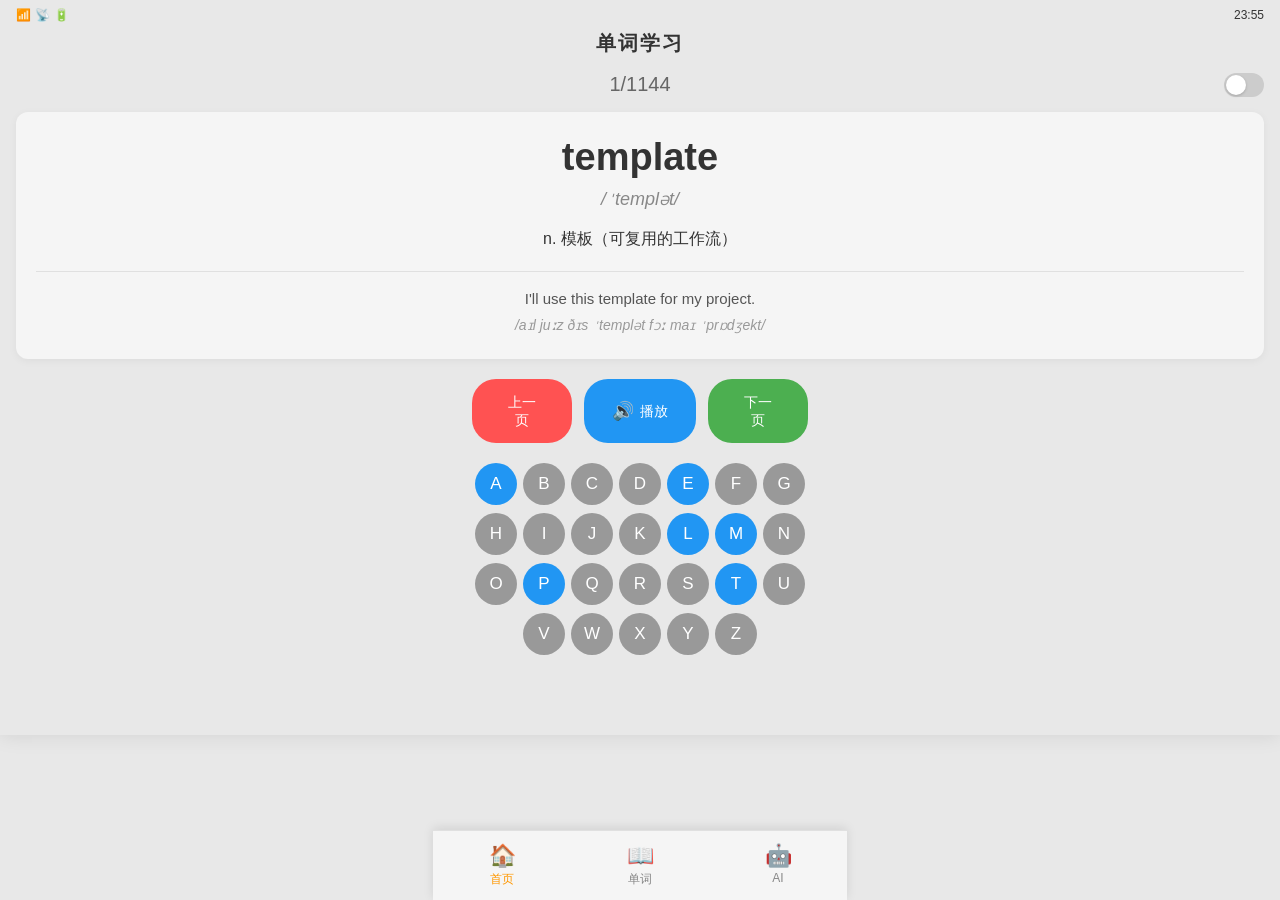
<file: index.html>
<!DOCTYPE html>
<html lang="zh-CN">
<head>
    <meta charset="UTF-8">
    <meta name="viewport" content="width=device-width, initial-scale=1.0, maximum-scale=1.0, user-scalable=no, viewport-fit=cover">
    <title>单词学习</title>
    <link rel="stylesheet" href="styles.css">
</head>
<body>
    <div class="app-container">
        <!-- 顶部标题栏 -->
        <header class="header">
            <div class="status-bar">
                <div class="status-icons">
                    <span class="signal">📶</span>
                    <span class="wifi">📡</span>
                    <span class="battery">🔋</span>
                </div>
                <span class="time">7:45</span>
            </div>
            <h1 class="app-title">单词学习</h1>
        </header>

        <!-- 主要内容区域 - 首页 -->
        <main class="main-content page-home active">
            <!-- 单词库切换 (已屏蔽) -->
            <!-- <div class="word-bank-switcher">
                <button class="word-bank-btn ai-mode" data-bank="ai" onclick="switchWordBank('ai')">🤖 AI</button>
                <button class="word-bank-btn general-mode" data-bank="general" onclick="switchWordBank('general')">📚 普通</button>
                <button class="word-bank-btn color-mode" data-bank="color" onclick="switchWordBank('color')">🎨 颜色</button>
            </div> -->

            <!-- 进度指示 -->
            <div class="progress-indicator">
                <span class="progress-text">1/15</span>
                <div class="mode-toggle">
                    <span class="toggle-circle"></span>
                </div>
            </div>

            <!-- 单词卡片 -->
            <div class="word-card">
                <h2 class="word">template</h2>
                <p class="phonetic">/ˈtemplət/</p>
                <p class="meaning">n. 模板（可复用的工作流）</p>
                <div class="example-sentence">
                    <p class="sentence">I'll use this template for my project.</p>
                    <p class="sentence-phonetic">/aɪl juːz ðɪs ˈtemplət fɔː maɪ ˈprɒdʒekt/</p>
                </div>
            </div>

            <!-- 控制按钮 -->
            <div class="control-buttons">
                <button class="btn btn-prev">
                    <span class="btn-text">上一<br>页</span>
                </button>
                <button class="btn btn-play">
                    <span class="play-icon">🔊</span>
                    <span class="btn-text">播放</span>
                </button>
                <button class="btn btn-next">
                    <span class="btn-text">下一<br>页</span>
                </button>
            </div>

            <!-- 字母键盘 -->
            <div class="keyboard">
                <div class="keyboard-row">
                    <button class="key key-active">A</button>
                    <button class="key key-active">B</button>
                    <button class="key key-active">C</button>
                    <button class="key key-active">D</button>
                    <button class="key key-active">E</button>
                    <button class="key">F</button>
                    <button class="key">G</button>
                </div>
                <div class="keyboard-row">
                    <button class="key key-active">H</button>
                    <button class="key">I</button>
                    <button class="key">J</button>
                    <button class="key">K</button>
                    <button class="key">L</button>
                    <button class="key key-active">M</button>
                    <button class="key key-active">N</button>
                </div>
                <div class="keyboard-row">
                    <button class="key">O</button>
                    <button class="key key-active">P</button>
                    <button class="key">Q</button>
                    <button class="key">R</button>
                    <button class="key key-active">S</button>
                    <button class="key key-active">T</button>
                    <button class="key key-active">U</button>
                </div>
                <div class="keyboard-row">
                    <button class="key">V</button>
                    <button class="key key-active">W</button>
                    <button class="key">X</button>
                    <button class="key">Y</button>
                    <button class="key">Z</button>
                </div>
            </div>
        </main>



        <!-- 主要内容区域 - 单词本页面 -->
        <main class="main-content page-words">
            <!-- 搜索栏 -->
            <div class="search-bar">
                <input type="text" class="search-input" placeholder="搜索单词...">
                <button class="search-btn">🔍</button>
            </div>

            <!-- 词性分类统计 -->
            <div class="pos-stats">
                <div class="pos-stat-item">
                    <span class="pos-stat-number">10</span>
                    <span class="pos-stat-label">词性分类</span>
                </div>
                <div class="pos-stat-item">
                    <span class="pos-stat-number">1,250</span>
                    <span class="pos-stat-label">总单词</span>
                </div>
            </div>

            <!-- 词性分类网格 -->
            <div class="pos-grid">
                <div class="pos-card" data-pos="noun">
                    <div class="pos-icon">📦</div>
                    <div class="pos-name">名词</div>
                    <div class="pos-en">Noun</div>
                    <div class="pos-count">320词</div>
                </div>

                <div class="pos-card" data-pos="pronoun">
                    <div class="pos-icon">🎯</div>
                    <div class="pos-name">代词</div>
                    <div class="pos-en">Pronoun</div>
                    <div class="pos-count">45词</div>
                </div>

                <div class="pos-card" data-pos="verb">
                    <div class="pos-icon">⚡</div>
                    <div class="pos-name">动词</div>
                    <div class="pos-en">Verb</div>
                    <div class="pos-count">380词</div>
                </div>

                <div class="pos-card" data-pos="adjective">
                    <div class="pos-icon">🎨</div>
                    <div class="pos-name">形容词</div>
                    <div class="pos-en">Adjective</div>
                    <div class="pos-count">210词</div>
                </div>

                <div class="pos-card" data-pos="adverb">
                    <div class="pos-icon">📊</div>
                    <div class="pos-name">副词</div>
                    <div class="pos-en">Adverb</div>
                    <div class="pos-count">95词</div>
                </div>

                <div class="pos-card" data-pos="numeral">
                    <div class="pos-icon">🔢</div>
                    <div class="pos-name">数词</div>
                    <div class="pos-en">Numeral</div>
                    <div class="pos-count">60词</div>
                </div>

                <div class="pos-card" data-pos="article">
                    <div class="pos-icon">📰</div>
                    <div class="pos-name">冠词</div>
                    <div class="pos-en">Article</div>
                    <div class="pos-count">3词</div>
                </div>

                <div class="pos-card" data-pos="preposition">
                    <div class="pos-icon">🔗</div>
                    <div class="pos-name">介词</div>
                    <div class="pos-en">Preposition</div>
                    <div class="pos-count">65词</div>
                </div>

                <div class="pos-card" data-pos="conjunction">
                    <div class="pos-icon">➕</div>
                    <div class="pos-name">连词</div>
                    <div class="pos-en">Conjunction</div>
                    <div class="pos-count">42词</div>
                </div>

                <div class="pos-card" data-pos="interjection">
                    <div class="pos-icon">💬</div>
                    <div class="pos-name">感叹词</div>
                    <div class="pos-en">Interjection</div>
                    <div class="pos-count">30词</div>
                </div>
            </div>

        </main>

        <!-- 主要内容区域 - AI页面 -->
        <main class="main-content page-review">
            <!-- 搜索栏 -->
            <div class="search-bar">
                <input type="text" class="search-input" placeholder="搜索AI词汇...">
                <button class="search-btn">🔍</button>
            </div>

            <!-- AI工具分类 -->
            <div class="ai-section">
                <h3 class="section-title">🤖 AI工具</h3>
                <div class="ai-grid">
                    <div class="ai-card" data-ai="comfyui">
                        <div class="ai-icon">🎨</div>
                        <div class="ai-name">ComfyUI</div>
                        <div class="ai-desc">AI图像生成工具</div>
                    </div>
                    <div class="ai-card" data-ai="prompt">
                        <div class="ai-icon">💭</div>
                        <div class="ai-name">AI提示词</div>
                        <div class="ai-desc">Prompt Engineering</div>
                    </div>
                    <div class="ai-card" data-ai="camera">
                        <div class="ai-icon">🎬</div>
                        <div class="ai-name">拍摄运镜</div>
                        <div class="ai-desc">Camera Movement</div>
                    </div>
                </div>
            </div>


        </main>

        <!-- 主要内容区域 - 分类页面 -->
        <main class="main-content page-category">
            <!-- 搜索栏 -->
            <div class="search-bar">
                <input type="text" class="search-input" placeholder="搜索单词分类...">
                <button class="search-btn">🔍</button>
            </div>

            <!-- 分类统计 -->
            <div class="category-stats">
                <div class="stat-item">
                    <span class="stat-number">12</span>
                    <span class="stat-label">分类</span>
                </div>
                <div class="stat-item">
                    <span class="stat-number">1,250</span>
                    <span class="stat-label">单词</span>
                </div>
                <div class="stat-item">
                    <span class="stat-number">85</span>
                    <span class="stat-label">已掌握</span>
                </div>
            </div>

            <!-- 分类列表 -->
            <div class="category-list">
                <div class="category-card" data-category="daily">
                    <div class="category-icon">🏠</div>
                    <div class="category-info">
                        <h3 class="category-name">日常生活</h3>
                        <p class="category-desc">常用日常词汇</p>
                        <div class="category-progress">
                            <div class="progress-bar">
                                <div class="progress-fill" style="width: 65%"></div>
                            </div>
                            <span class="progress-text">65/100</span>
                        </div>
                    </div>
                    <span class="category-arrow">›</span>
                </div>

                <div class="category-card" data-category="business">
                    <div class="category-icon">💼</div>
                    <div class="category-info">
                        <h3 class="category-name">商务英语</h3>
                        <p class="category-desc">职场商务用语</p>
                        <div class="category-progress">
                            <div class="progress-bar">
                                <div class="progress-fill" style="width: 30%"></div>
                            </div>
                            <span class="progress-text">30/100</span>
                        </div>
                    </div>
                    <span class="category-arrow">›</span>
                </div>

                <div class="category-card" data-category="travel">
                    <div class="category-icon">✈️</div>
                    <div class="category-info">
                        <h3 class="category-name">旅游出行</h3>
                        <p class="category-desc">旅行必备词汇</p>
                        <div class="category-progress">
                            <div class="progress-bar">
                                <div class="progress-fill" style="width: 80%"></div>
                            </div>
                            <span class="progress-text">80/100</span>
                        </div>
                    </div>
                    <span class="category-arrow">›</span>
                </div>

                <div class="category-card" data-category="food">
                    <div class="category-icon">🍔</div>
                    <div class="category-info">
                        <h3 class="category-name">美食餐饮</h3>
                        <p class="category-desc">食物与餐厅用语</p>
                        <div class="category-progress">
                            <div class="progress-bar">
                                <div class="progress-fill" style="width: 45%"></div>
                            </div>
                            <span class="progress-text">45/100</span>
                        </div>
                    </div>
                    <span class="category-arrow">›</span>
                </div>

                <div class="category-card" data-category="technology">
                    <div class="category-icon">💻</div>
                    <div class="category-info">
                        <h3 class="category-name">科技数码</h3>
                        <p class="category-desc">科技与互联网词汇</p>
                        <div class="category-progress">
                            <div class="progress-bar">
                                <div class="progress-fill" style="width: 90%"></div>
                            </div>
                            <span class="progress-text">90/100</span>
                        </div>
                    </div>
                    <span class="category-arrow">›</span>
                </div>

                <div class="category-card" data-category="education">
                    <div class="category-icon">📚</div>
                    <div class="category-info">
                        <h3 class="category-name">教育学习</h3>
                        <p class="category-desc">学习与考试词汇</p>
                        <div class="category-progress">
                            <div class="progress-bar">
                                <div class="progress-fill" style="width: 55%"></div>
                            </div>
                            <span class="progress-text">55/100</span>
                        </div>
                    </div>
                    <span class="category-arrow">›</span>
                </div>

                <div class="category-card" data-category="sports">
                    <div class="category-icon">⚽</div>
                    <div class="category-info">
                        <h3 class="category-name">运动健身</h3>
                        <p class="category-desc">体育与健身词汇</p>
                        <div class="category-progress">
                            <div class="progress-bar">
                                <div class="progress-fill" style="width: 25%"></div>
                            </div>
                            <span class="progress-text">25/100</span>
                        </div>
                    </div>
                    <span class="category-arrow">›</span>
                </div>

                <div class="category-card" data-category="medical">
                    <div class="category-icon">🏥</div>
                    <div class="category-info">
                        <h3 class="category-name">医疗健康</h3>
                        <p class="category-desc">医疗与健康词汇</p>
                        <div class="category-progress">
                            <div class="progress-bar">
                                <div class="progress-fill" style="width: 40%"></div>
                            </div>
                            <span class="progress-text">40/100</span>
                        </div>
                    </div>
                    <span class="category-arrow">›</span>
                </div>
            </div>
        </main>



        <!-- 底部导航栏 -->
        <nav class="bottom-nav">
            <a href="#" class="nav-item nav-active" onclick="switchPage('home')">
                <span class="nav-icon">🏠</span>
                <span class="nav-text">首页</span>
            </a>
            <a href="#" class="nav-item" onclick="switchPage('words')">
                <span class="nav-icon">📖</span>
                <span class="nav-text">单词</span>
            </a>
            <a href="#" class="nav-item" onclick="switchPage('ai')">
                <span class="nav-icon">🤖</span>
                <span class="nav-text">AI</span>
            </a>
        </nav>
    </div>

    <script src="script.js?v=9"></script>
</body>
</html>
</file>
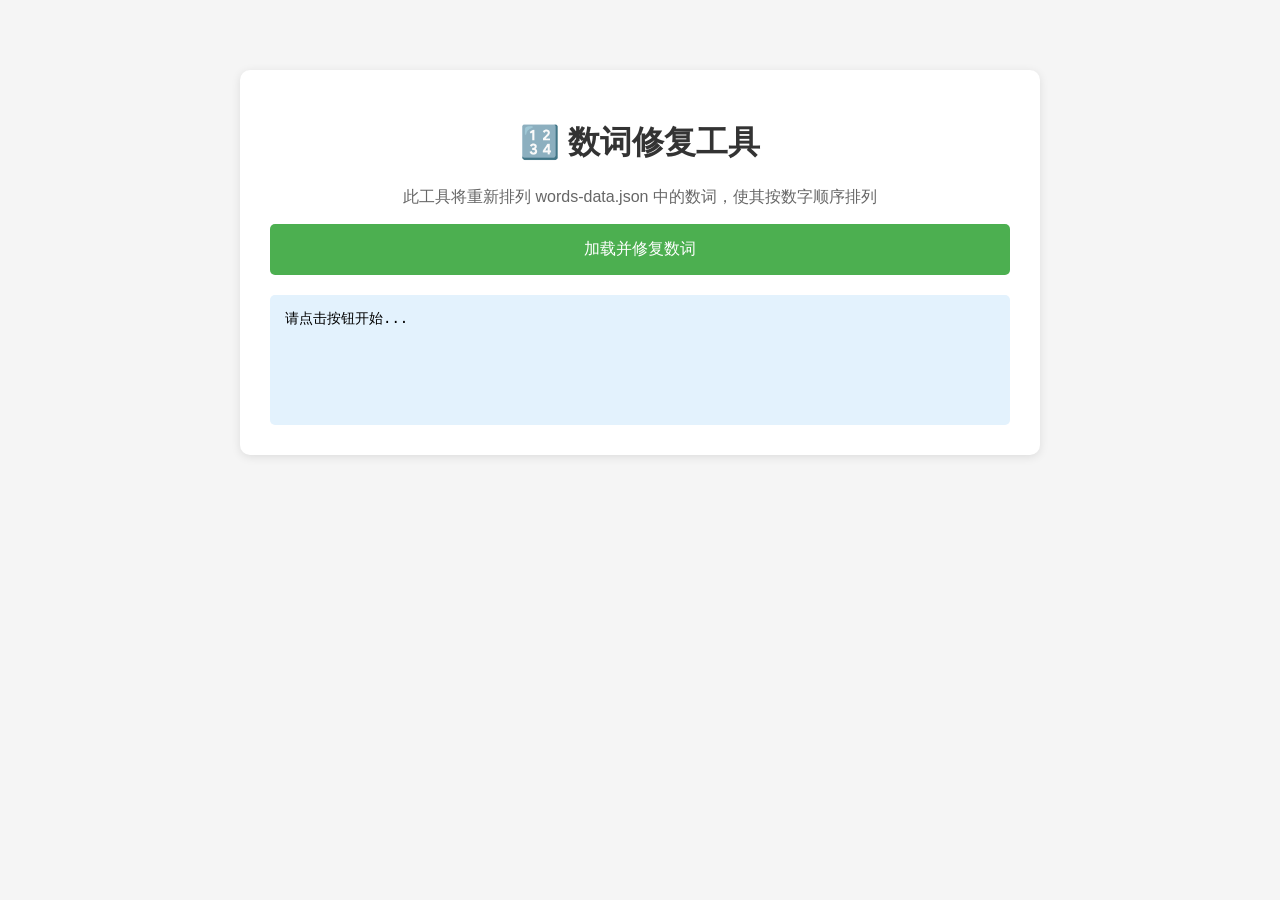
<file: fix-numerals-save.html>
<!DOCTYPE html>
<html lang="zh-CN">
<head>
    <meta charset="UTF-8">
    <meta name="viewport" content="width=device-width, initial-scale=1.0">
    <title>数词修复工具 - 直接保存</title>
    <style>
        body {
            font-family: Arial, sans-serif;
            max-width: 800px;
            margin: 50px auto;
            padding: 20px;
            background: #f5f5f5;
        }
        .container {
            background: white;
            padding: 30px;
            border-radius: 10px;
            box-shadow: 0 2px 10px rgba(0,0,0,0.1);
        }
        h1 {
            color: #333;
            text-align: center;
        }
        .btn {
            display: block;
            width: 100%;
            padding: 15px;
            margin: 10px 0;
            font-size: 16px;
            border: none;
            border-radius: 5px;
            cursor: pointer;
            transition: all 0.3s;
        }
        .btn-primary {
            background: #4CAF50;
            color: white;
        }
        .btn-primary:hover {
            background: #45a049;
        }
        #status {
            margin-top: 20px;
            padding: 15px;
            border-radius: 5px;
            background: #e3f2fd;
            min-height: 100px;
            white-space: pre-wrap;
            font-family: monospace;
            font-size: 14px;
        }
        .success {
            background: #d4edda !important;
            color: #155724;
        }
        .error {
            background: #f8d7da !important;
            color: #721c24;
        }
        textarea {
            width: 100%;
            height: 300px;
            margin-top: 20px;
            font-family: monospace;
            font-size: 12px;
            padding: 10px;
            border: 1px solid #ddd;
            border-radius: 5px;
            display: none;
        }
    </style>
</head>
<body>
    <div class="container">
        <h1>🔢 数词修复工具</h1>
        <p style="text-align: center; color: #666;">
            此工具将重新排列 words-data.json 中的数词，使其按数字顺序排列
        </p>
        
        <button class="btn btn-primary" onclick="loadAndFix()">
            加载并修复数词
        </button>
        
        <div id="status">请点击按钮开始...</div>
        
        <textarea id="output" readonly></textarea>
    </div>

    <script>
        const numeralOrder = [
            'zero', 'one', 'two', 'three', 'four', 'five', 'six', 'seven', 'eight', 'nine',
            'ten', 'eleven', 'twelve', 'thirteen', 'fourteen', 'fifteen', 'sixteen',
            'seventeen', 'eighteen', 'nineteen',
            'twenty', 'thirty', 'forty', 'fifty', 'sixty', 'seventy', 'eighty', 'ninety',
            'hundred', 'thousand', 'million',
            'first', 'second', 'third', 'fourth', 'fifth', 'sixth', 'seventh', 'eighth', 'ninth', 'tenth',
            'half', 'quarter', 'double', 'triple', 'dozen', 'single', 'pair', 'couple', 'several', 'both'
        ];
        
        async function loadAndFix() {
            const status = document.getElementById('status');
            const output = document.getElementById('output');
            status.textContent = '正在加载 words-data.json...';
            status.className = '';
            
            try {
                const response = await fetch('words-data.json');
                if (!response.ok) {
                    throw new Error('无法加载 words-data.json');
                }
                
                const data = await response.json();
                const words = data.words;
                
                status.textContent += '\n文件加载成功，共 ' + words.length + ' 个单词';
                
                const numerals = [];
                const others = [];
                
                for (const word of words) {
                    if (word.pos === 'numeral') {
                        numerals.push(word);
                    } else {
                        others.push(word);
                    }
                }
                
                status.textContent += '\n找到 ' + numerals.length + ' 个数词';
                
                const numeralDict = {};
                for (const n of numerals) {
                    numeralDict[n.word] = n;
                }
                
                const sortedNumerals = [];
                for (const wordName of numeralOrder) {
                    if (numeralDict[wordName]) {
                        sortedNumerals.push(numeralDict[wordName]);
                    }
                }
                
                status.textContent += '\n排序后数词数量: ' + sortedNumerals.length;
                
                let insertIndex = 0;
                for (let i = 0; i < others.length; i++) {
                    if (others[i].pos === 'interjection') {
                        insertIndex = i + 1;
                    }
                }
                
                const newWords = [
                    ...others.slice(0, insertIndex),
                    ...sortedNumerals,
                    ...others.slice(insertIndex)
                ];
                
                data.words = newWords;
                
                // 显示修复后的JSON
                const jsonStr = JSON.stringify(data, null, 4);
                output.value = jsonStr;
                output.style.display = 'block';
                
                status.textContent = '✅ 修复完成！';
                status.textContent += '\n\n请复制下方的JSON内容，替换 words-data.json 文件的内容。';
                status.className = 'success';
                
                // 自动选中文本
                output.select();
                
            } catch (error) {
                status.textContent = '❌ 错误: ' + error.message;
                status.className = 'error';
            }
        }
    </script>
</body>
</html>
</file>
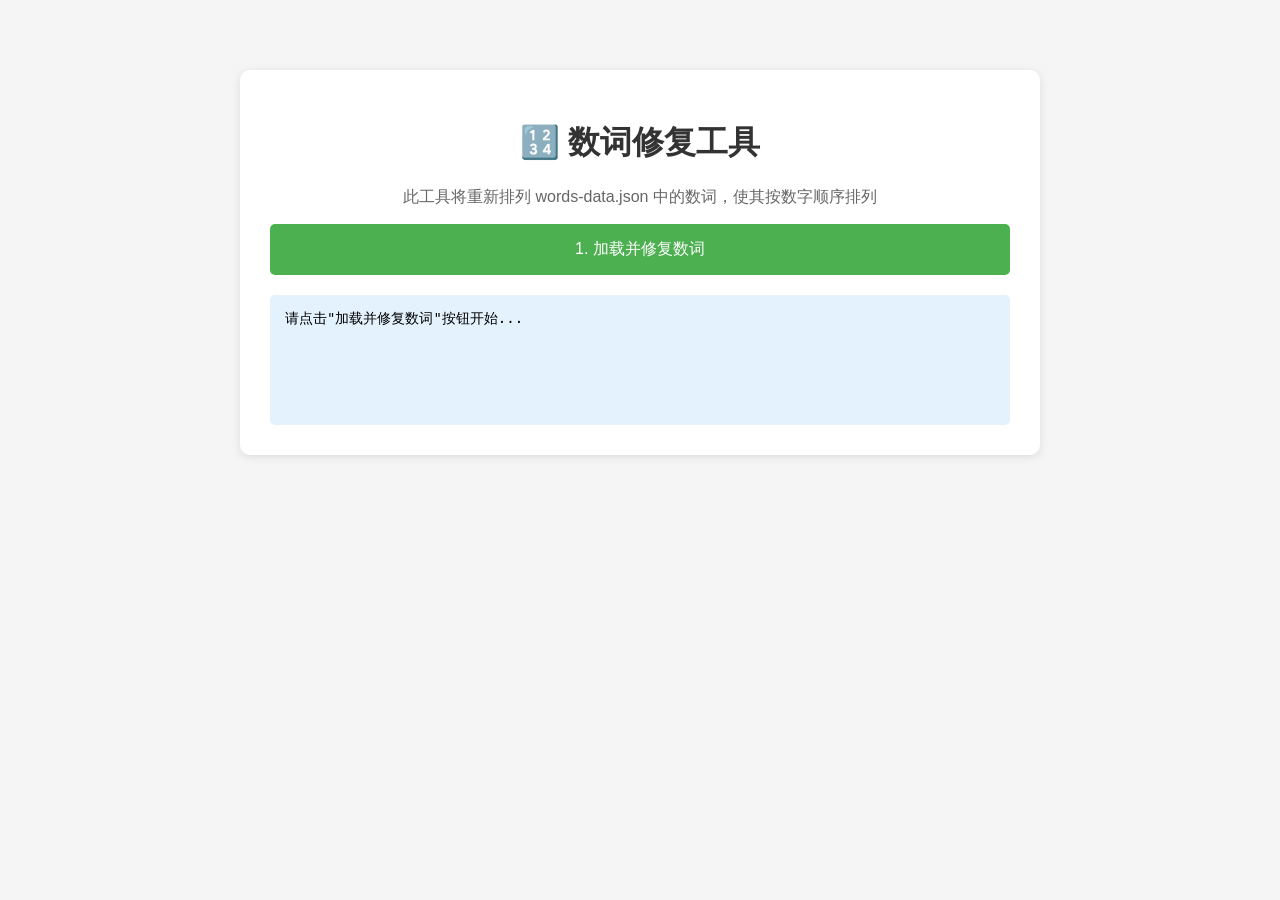
<file: fix-numerals.html>
<!DOCTYPE html>
<html lang="zh-CN">
<head>
    <meta charset="UTF-8">
    <meta name="viewport" content="width=device-width, initial-scale=1.0">
    <title>数词修复工具</title>
    <style>
        body {
            font-family: Arial, sans-serif;
            max-width: 800px;
            margin: 50px auto;
            padding: 20px;
            background: #f5f5f5;
        }
        .container {
            background: white;
            padding: 30px;
            border-radius: 10px;
            box-shadow: 0 2px 10px rgba(0,0,0,0.1);
        }
        h1 {
            color: #333;
            text-align: center;
        }
        .btn {
            display: block;
            width: 100%;
            padding: 15px;
            margin: 10px 0;
            font-size: 16px;
            border: none;
            border-radius: 5px;
            cursor: pointer;
            transition: all 0.3s;
        }
        .btn-primary {
            background: #4CAF50;
            color: white;
        }
        .btn-primary:hover {
            background: #45a049;
        }
        .btn-secondary {
            background: #2196F3;
            color: white;
        }
        .btn-secondary:hover {
            background: #0b7dda;
        }
        #status {
            margin-top: 20px;
            padding: 15px;
            border-radius: 5px;
            background: #e3f2fd;
            min-height: 100px;
            white-space: pre-wrap;
            font-family: monospace;
            font-size: 14px;
        }
        .success {
            background: #d4edda !important;
            color: #155724;
        }
        .error {
            background: #f8d7da !important;
            color: #721c24;
        }
    </style>
</head>
<body>
    <div class="container">
        <h1>🔢 数词修复工具</h1>
        <p style="text-align: center; color: #666;">
            此工具将重新排列 words-data.json 中的数词，使其按数字顺序排列
        </p>
        
        <button class="btn btn-primary" onclick="loadAndFix()">
            1. 加载并修复数词
        </button>
        
        <button class="btn btn-secondary" onclick="downloadFixedFile()" id="downloadBtn" style="display: none;">
            2. 下载修复后的文件
        </button>
        
        <div id="status">请点击"加载并修复数词"按钮开始...</div>
    </div>

    <script>
        let fixedData = null;
        
        const numeralOrder = [
            // 基数词 0-19
            'zero', 'one', 'two', 'three', 'four', 'five', 'six', 'seven', 'eight', 'nine',
            'ten', 'eleven', 'twelve', 'thirteen', 'fourteen', 'fifteen', 'sixteen',
            'seventeen', 'eighteen', 'nineteen',
            // 整十基数词
            'twenty', 'thirty', 'forty', 'fifty', 'sixty', 'seventy', 'eighty', 'ninety',
            // 大数
            'hundred', 'thousand', 'million',
            // 序数词
            'first', 'second', 'third', 'fourth', 'fifth', 'sixth', 'seventh', 'eighth', 'ninth', 'tenth',
            // 其他数量词
            'half', 'quarter', 'double', 'triple', 'dozen', 'single', 'pair', 'couple', 'several', 'both'
        ];
        
        async function loadAndFix() {
            const status = document.getElementById('status');
            status.textContent = '正在加载 words-data.json...';
            status.className = '';
            
            try {
                // 加载JSON文件
                const response = await fetch('words-data.json');
                if (!response.ok) {
                    throw new Error('无法加载 words-data.json，请确保文件在同一目录下');
                }
                
                const data = await response.json();
                const words = data.words;
                
                status.textContent += '\n文件加载成功，共 ' + words.length + ' 个单词';
                
                // 分离数词和其他单词
                const numerals = [];
                const others = [];
                
                for (const word of words) {
                    if (word.pos === 'numeral') {
                        numerals.push(word);
                    } else {
                        others.push(word);
                    }
                }
                
                status.textContent += '\n找到 ' + numerals.length + ' 个数词';
                status.textContent += '\n其他单词: ' + others.length + ' 个';
                
                // 创建数词字典
                const numeralDict = {};
                for (const n of numerals) {
                    numeralDict[n.word] = n;
                }
                
                // 按顺序排列数词
                const sortedNumerals = [];
                for (const wordName of numeralOrder) {
                    if (numeralDict[wordName]) {
                        sortedNumerals.push(numeralDict[wordName]);
                        status.textContent += '\n✓ ' + wordName;
                    } else {
                        status.textContent += '\n✗ 未找到: ' + wordName;
                    }
                }
                
                status.textContent += '\n\n排序后数词数量: ' + sortedNumerals.length;
                
                // 找到插入位置（在interjection之后）
                let insertIndex = 0;
                for (let i = 0; i < others.length; i++) {
                    if (others[i].pos === 'interjection') {
                        insertIndex = i + 1;
                    }
                }
                
                status.textContent += '\n插入位置: ' + insertIndex;
                
                // 合并列表
                const newWords = [
                    ...others.slice(0, insertIndex),
                    ...sortedNumerals,
                    ...others.slice(insertIndex)
                ];
                
                status.textContent += '\n新单词总数: ' + newWords.length;
                
                // 保存修复后的数据
                data.words = newWords;
                fixedData = data;
                
                status.textContent += '\n\n✅ 修复完成！请点击"下载修复后的文件"按钮';
                status.className = 'success';
                
                // 显示下载按钮
                document.getElementById('downloadBtn').style.display = 'block';
                
            } catch (error) {
                status.textContent = '❌ 错误: ' + error.message;
                status.className = 'error';
            }
        }
        
        function downloadFixedFile() {
            if (!fixedData) {
                alert('请先点击"加载并修复数词"按钮');
                return;
            }
            
            // 将数据转换为JSON字符串
            const jsonStr = JSON.stringify(fixedData, null, 4);
            
            // 创建Blob
            const blob = new Blob([jsonStr], { type: 'application/json' });
            
            // 创建下载链接
            const url = URL.createObjectURL(blob);
            const a = document.createElement('a');
            a.href = url;
            a.download = 'words-data-fixed.json';
            document.body.appendChild(a);
            a.click();
            document.body.removeChild(a);
            URL.revokeObjectURL(url);
            
            const status = document.getElementById('status');
            status.textContent += '\n\n📥 文件已下载为 words-data-fixed.json';
            status.textContent += '\n请将此文件重命名为 words-data.json 并替换原文件';
        }
    </script>
</body>
</html>
</file>
<file: styles.css>
* {
    margin: 0;
    padding: 0;
    box-sizing: border-box;
}

body {
    font-family: -apple-system, BlinkMacSystemFont, 'Segoe UI', 'PingFang SC', 'Hiragino Sans GB', 'Microsoft YaHei', sans-serif;
    background-color: #e8e8e8;
    overflow-x: hidden;
}

.app-container {
    max-width: 414px;
    width: 100%;
    margin: 0 auto;
    min-height: 100vh;
    min-height: -webkit-fill-available;
    background-color: #e8e8e8;
    display: flex;
    flex-direction: column;
    position: relative;
    padding-top: env(safe-area-inset-top);
    padding-bottom: env(safe-area-inset-bottom);
    padding-left: env(safe-area-inset-left);
    padding-right: env(safe-area-inset-right);
    box-shadow: 0 0 20px rgba(0, 0, 0, 0.1);
}

/* 顶部标题栏 */
.header {
    background-color: #e8e8e8;
    padding: 8px 16px;
    text-align: center;
    position: relative;
}

.status-bar {
    display: flex;
    justify-content: space-between;
    align-items: center;
    font-size: 12px;
    color: #333;
    margin-bottom: 8px;
}

.status-icons {
    display: flex;
    gap: 4px;
}

.app-title {
    font-size: 20px;
    font-weight: bold;
    color: #333;
    letter-spacing: 2px;
}

/* 单词库切换 */
.word-bank-switcher {
    display: flex;
    justify-content: center;
    gap: 8px;
    margin-bottom: 12px;
}

.word-bank-btn {
    border: none;
    border-radius: 16px;
    padding: 8px 14px;
    font-size: 13px;
    font-weight: 600;
    cursor: pointer;
    transition: all 0.3s ease;
    box-shadow: 0 2px 6px rgba(0, 0, 0, 0.1);
    background-color: #e0e0e0;
    color: #666;
    opacity: 0.7;
}

.word-bank-btn.active {
    opacity: 1;
    transform: scale(1.05);
    box-shadow: 0 4px 12px rgba(0, 0, 0, 0.15);
}

.word-bank-btn.ai-mode.active {
    background: linear-gradient(135deg, #667eea 0%, #764ba2 100%);
    color: white;
}

.word-bank-btn.general-mode.active {
    background: linear-gradient(135deg, #4facfe 0%, #00f2fe 100%);
    color: white;
}

.word-bank-btn.color-mode.active {
    background: linear-gradient(135deg, #f093fb 0%, #f5576c 100%);
    color: white;
}

.word-bank-btn:active {
    transform: scale(0.95);
}

/* 主要内容区域 */
.main-content {
    flex: 1;
    padding: 0 16px calc(80px + env(safe-area-inset-bottom));
    overflow-y: auto;
    -webkit-overflow-scrolling: touch;
}

/* 进度指示 */
.progress-indicator {
    display: flex;
    justify-content: center;
    align-items: center;
    position: relative;
    margin-bottom: 16px;
    padding-top: 8px;
}

.progress-text {
    font-size: 20px;
    font-weight: 500;
    color: #666;
}

.mode-toggle {
    position: absolute;
    right: 0;
    width: 40px;
    height: 24px;
    background-color: #ccc;
    border-radius: 12px;
    display: flex;
    align-items: center;
    padding: 2px;
    cursor: pointer;
}

.toggle-circle {
    width: 20px;
    height: 20px;
    background-color: #fff;
    border-radius: 50%;
    transition: transform 0.3s;
    box-shadow: 0 1px 3px rgba(0, 0, 0, 0.2);
}

.mode-toggle.active {
    background-color: #4CAF50;
}

/* 单词卡片 */
.word-card {
    background-color: #f5f5f5;
    border-radius: 12px;
    padding: 24px 20px;
    margin-bottom: 20px;
    box-shadow: 0 2px 8px rgba(0, 0, 0, 0.05);
}

.word {
    font-size: 36px;
    font-weight: bold;
    color: #333;
    text-align: center;
    margin-bottom: 8px;
}

.phonetic {
    font-size: 18px;
    color: #888;
    text-align: center;
    margin-bottom: 16px;
    font-style: italic;
}

.meaning {
    font-size: 16px;
    color: #333;
    text-align: center;
    margin-bottom: 20px;
    line-height: 1.5;
}

.example-sentence {
    border-top: 1px solid #e0e0e0;
    padding-top: 16px;
}

.sentence {
    font-size: 15px;
    color: #555;
    text-align: center;
    margin-bottom: 8px;
    line-height: 1.4;
}

.sentence-phonetic {
    font-size: 14px;
    color: #999;
    text-align: center;
    font-style: italic;
}

/* 控制按钮 */
.control-buttons {
    display: flex;
    justify-content: center;
    gap: 12px;
    margin-bottom: 20px;
}

.btn {
    border: none;
    border-radius: 24px;
    padding: 12px 24px;
    font-size: 16px;
    cursor: pointer;
    display: flex;
    flex-direction: column;
    align-items: center;
    justify-content: center;
    min-width: 90px;
    min-height: 60px;
    transition: transform 0.1s, opacity 0.2s;
}

.btn:active {
    transform: scale(0.95);
    opacity: 0.9;
}

.btn-prev {
    background-color: #ff5252;
    color: white;
}

.btn-play {
    background-color: #2196f3;
    color: white;
    flex-direction: row;
    gap: 6px;
}

.btn-next {
    background-color: #4caf50;
    color: white;
}

.play-icon {
    font-size: 18px;
}

.btn-text {
    font-size: 14px;
    line-height: 1.3;
}

/* 字母键盘 */
.keyboard {
    display: flex;
    flex-direction: column;
    gap: 8px;
    padding: 0 4px;
}

.keyboard-row {
    display: flex;
    justify-content: center;
    gap: 6px;
}

.key {
    width: 40px;
    height: 40px;
    border: none;
    border-radius: 50%;
    background-color: #999;
    color: white;
    font-size: 16px;
    font-weight: 500;
    cursor: pointer;
    display: flex;
    align-items: center;
    justify-content: center;
    transition: all 0.2s;
}

.key:active {
    transform: scale(0.9);
}

.key-active {
    background-color: #2196f3;
}

/* 底部导航栏 */
.bottom-nav {
    position: fixed;
    bottom: 0;
    left: 50%;
    transform: translateX(-50%);
    width: 100%;
    max-width: 414px;
    background-color: #f5f5f5;
    display: flex;
    justify-content: space-around;
    padding: 8px 0 calc(8px + env(safe-area-inset-bottom));
    box-shadow: 0 -2px 10px rgba(0, 0, 0, 0.1);
    border-top: 1px solid #e0e0e0;
    z-index: 1000;
}

.nav-item {
    display: flex;
    flex-direction: column;
    align-items: center;
    text-decoration: none;
    color: #888;
    padding: 4px 12px;
    transition: color 0.2s;
}

.nav-item:active {
    opacity: 0.7;
}

.nav-icon {
    font-size: 22px;
    margin-bottom: 2px;
}

.nav-text {
    font-size: 12px;
}

.nav-active {
    color: #ff9800;
}

/* 页面切换 */
.main-content {
    display: none;
}

.main-content.active {
    display: block;
}

/* 分类页面样式 */
.page-category {
    padding-top: 16px;
}

/* 搜索栏 */
.search-bar {
    display: flex;
    gap: 8px;
    margin-bottom: 20px;
    padding: 0 4px;
}

.search-input {
    flex: 1;
    padding: 12px 16px;
    border: none;
    border-radius: 24px;
    background-color: #f5f5f5;
    font-size: 14px;
    outline: none;
    box-shadow: inset 0 1px 3px rgba(0, 0, 0, 0.1);
}

.search-input::placeholder {
    color: #999;
}

.search-btn {
    width: 44px;
    height: 44px;
    border: none;
    border-radius: 50%;
    background-color: #2196f3;
    color: white;
    font-size: 18px;
    cursor: pointer;
    display: flex;
    align-items: center;
    justify-content: center;
    transition: transform 0.2s;
}

.search-btn:active {
    transform: scale(0.95);
}

/* 分类统计 */
.category-stats {
    display: flex;
    justify-content: space-around;
    background-color: #f5f5f5;
    border-radius: 12px;
    padding: 16px;
    margin-bottom: 20px;
}

.stat-item {
    display: flex;
    flex-direction: column;
    align-items: center;
    gap: 4px;
}

.stat-number {
    font-size: 24px;
    font-weight: bold;
    color: #2196f3;
}

.stat-label {
    font-size: 12px;
    color: #888;
}

/* 分类列表 */
.category-list {
    display: flex;
    flex-direction: column;
    gap: 12px;
}

.category-card {
    display: flex;
    align-items: center;
    gap: 12px;
    background-color: #f5f5f5;
    border-radius: 12px;
    padding: 16px;
    cursor: pointer;
    transition: transform 0.2s, box-shadow 0.2s;
}

.category-card:active {
    transform: scale(0.98);
}

.category-card:hover {
    box-shadow: 0 2px 8px rgba(0, 0, 0, 0.1);
}

.category-icon {
    width: 48px;
    height: 48px;
    background-color: #e3f2fd;
    border-radius: 12px;
    display: flex;
    align-items: center;
    justify-content: center;
    font-size: 24px;
    flex-shrink: 0;
}

.category-info {
    flex: 1;
    min-width: 0;
}

.category-name {
    font-size: 16px;
    font-weight: 600;
    color: #333;
    margin-bottom: 4px;
}

.category-desc {
    font-size: 12px;
    color: #888;
    margin-bottom: 8px;
}

.category-progress {
    display: flex;
    align-items: center;
    gap: 8px;
}

.progress-bar {
    flex: 1;
    height: 6px;
    background-color: #e0e0e0;
    border-radius: 3px;
    overflow: hidden;
}

.progress-fill {
    height: 100%;
    background: linear-gradient(90deg, #4caf50, #8bc34a);
    border-radius: 3px;
    transition: width 0.3s ease;
}

.category-progress .progress-text {
    font-size: 12px;
    color: #666;
    min-width: 45px;
    text-align: right;
}

.category-arrow {
    font-size: 24px;
    color: #ccc;
    margin-left: 8px;
}

/* 不同分类的颜色主题 */
.category-card[data-category="daily"] .category-icon {
    background-color: #fff3e0;
}

.category-card[data-category="business"] .category-icon {
    background-color: #e8eaf6;
}

.category-card[data-category="travel"] .category-icon {
    background-color: #e0f7fa;
}

.category-card[data-category="food"] .category-icon {
    background-color: #fce4ec;
}

.category-card[data-category="technology"] .category-icon {
    background-color: #f3e5f5;
}

.category-card[data-category="education"] .category-icon {
    background-color: #e8f5e9;
}

.category-card[data-category="sports"] .category-icon {
    background-color: #fff8e1;
}

.category-card[data-category="medical"] .category-icon {
    background-color: #ffebee;
}

/* 响应式调整 - 大屏幕手机 (414px+) */
@media (min-width: 414px) {
    .app-container {
        max-width: 100%;
    }
    
    .key {
        width: 42px;
        height: 42px;
        font-size: 17px;
    }
    
    .word {
        font-size: 38px;
    }
    
    .btn {
        min-width: 100px;
        padding: 14px 28px;
    }
}

/* 响应式调整 - 中等屏幕手机 (375px - 413px) */
@media (max-width: 413px) and (min-width: 375px) {
    .app-container {
        max-width: 100%;
    }
    
    .key {
        width: 38px;
        height: 38px;
        font-size: 15px;
    }
    
    .word {
        font-size: 34px;
    }
    
    .btn {
        min-width: 85px;
        padding: 11px 20px;
    }
    
    .category-icon {
        width: 46px;
        height: 46px;
        font-size: 22px;
    }
}

/* 响应式调整 - 小屏幕手机 (360px - 374px) */
@media (max-width: 374px) and (min-width: 360px) {
    .key {
        width: 36px;
        height: 36px;
        font-size: 14px;
    }
    
    .word {
        font-size: 32px;
    }
    
    .btn {
        min-width: 80px;
        padding: 10px 18px;
    }
    
    .category-icon {
        width: 44px;
        height: 44px;
        font-size: 20px;
    }
    
    .category-name {
        font-size: 15px;
    }
    
    .pos-grid {
        gap: 10px;
    }
    
    .pos-card {
        padding: 14px 10px;
    }
}

/* 响应式调整 - 超小屏幕手机 (320px - 359px) */
@media (max-width: 359px) and (min-width: 320px) {
    .key {
        width: 34px;
        height: 34px;
        font-size: 13px;
    }
    
    .keyboard-row {
        gap: 5px;
    }
    
    .word {
        font-size: 28px;
    }
    
    .phonetic {
        font-size: 16px;
    }
    
    .meaning {
        font-size: 14px;
    }
    
    .btn {
        min-width: 75px;
        padding: 9px 16px;
        font-size: 14px;
    }
    
    .category-card {
        padding: 14px;
    }
    
    .category-icon {
        width: 42px;
        height: 42px;
        font-size: 19px;
    }
    
    .pos-grid {
        gap: 8px;
    }
    
    .pos-card {
        padding: 12px 8px;
    }
    
    .pos-icon {
        font-size: 24px;
    }
    
    .pos-name {
        font-size: 14px;
    }
    
    .ai-grid {
        gap: 8px;
    }
    
    .ai-card {
        padding: 12px 6px;
    }
    
    .ai-icon {
        font-size: 24px;
    }
    
    .ai-name {
        font-size: 12px;
    }
}

/* 响应式调整 - 极小屏幕 (小于320px) */
@media (max-width: 319px) {
    .key {
        width: 30px;
        height: 30px;
        font-size: 12px;
    }
    
    .keyboard-row {
        gap: 3px;
    }
    
    .word {
        font-size: 24px;
    }
    
    .phonetic {
        font-size: 14px;
    }
    
    .meaning {
        font-size: 13px;
    }
    
    .sentence {
        font-size: 13px;
    }
    
    .btn {
        min-width: 65px;
        padding: 8px 12px;
        font-size: 13px;
    }
    
    .category-card {
        padding: 10px;
    }
    
    .category-icon {
        width: 36px;
        height: 36px;
        font-size: 16px;
    }
    
    .category-name {
        font-size: 13px;
    }
    
    .category-desc {
        font-size: 10px;
    }
    
    .pos-grid {
        gap: 6px;
    }
    
    .pos-card {
        padding: 10px 6px;
    }
    
    .pos-icon {
        font-size: 20px;
    }
    
    .pos-name {
        font-size: 12px;
    }
    
    .pos-en {
        font-size: 9px;
    }
    
    .pos-count {
        font-size: 10px;
        padding: 1px 6px;
    }
    
    .ai-grid {
        gap: 6px;
    }
    
    .ai-card {
        padding: 10px 4px;
    }
    
    .ai-icon {
        font-size: 20px;
    }
    
    .ai-name {
        font-size: 11px;
    }
    
    .ai-desc {
        font-size: 9px;
    }
    
    .nav-icon {
        font-size: 18px;
    }
    
    .nav-text {
        font-size: 10px;
    }
}

/* 单词本页面样式 */
.page-words {
    padding-top: 16px;
}

/* 词性统计 */
.pos-stats {
    display: flex;
    justify-content: space-around;
    background: linear-gradient(135deg, #667eea 0%, #764ba2 100%);
    border-radius: 16px;
    padding: 20px;
    margin-bottom: 20px;
    box-shadow: 0 4px 15px rgba(102, 126, 234, 0.3);
}

.pos-stat-item {
    display: flex;
    flex-direction: column;
    align-items: center;
    gap: 6px;
}

.pos-stat-number {
    font-size: 28px;
    font-weight: bold;
    color: white;
}

.pos-stat-label {
    font-size: 13px;
    color: rgba(255, 255, 255, 0.9);
}

/* 词性分类网格 */
.pos-grid {
    display: grid;
    grid-template-columns: repeat(2, 1fr);
    gap: 12px;
    margin-bottom: 24px;
}

.pos-card {
    background-color: #f5f5f5;
    border-radius: 16px;
    padding: 16px 12px;
    text-align: center;
    cursor: pointer;
    transition: all 0.3s ease;
    position: relative;
    overflow: hidden;
}

.pos-card:active {
    transform: scale(0.96);
}

.pos-card:hover {
    box-shadow: 0 4px 12px rgba(0, 0, 0, 0.1);
}

.pos-icon {
    font-size: 28px;
    margin-bottom: 8px;
}

.pos-name {
    font-size: 16px;
    font-weight: 600;
    color: #333;
    margin-bottom: 2px;
}

.pos-en {
    font-size: 11px;
    color: #888;
    margin-bottom: 6px;
}

.pos-count {
    font-size: 12px;
    color: #2196f3;
    font-weight: 500;
    background-color: #e3f2fd;
    padding: 2px 10px;
    border-radius: 10px;
    display: inline-block;
}

/* 不同词性的颜色主题 */
.pos-card[data-pos="noun"] {
    background: linear-gradient(135deg, #ffecd2 0%, #fcb69f 100%);
}

.pos-card[data-pos="pronoun"] {
    background: linear-gradient(135deg, #a8edea 0%, #fed6e3 100%);
}

.pos-card[data-pos="verb"] {
    background: linear-gradient(135deg, #ff9a9e 0%, #fecfef 100%);
}

.pos-card[data-pos="adjective"] {
    background: linear-gradient(135deg, #ffecd2 0%, #fcb69f 100%);
}

.pos-card[data-pos="adverb"] {
    background: linear-gradient(135deg, #d299c2 0%, #fef9d7 100%);
}

.pos-card[data-pos="numeral"] {
    background: linear-gradient(135deg, #89f7fe 0%, #66a6ff 100%);
}

.pos-card[data-pos="article"] {
    background: linear-gradient(135deg, #fddb92 0%, #d1fdff 100%);
}

.pos-card[data-pos="preposition"] {
    background: linear-gradient(135deg, #e0c3fc 0%, #8ec5fc 100%);
}

.pos-card[data-pos="conjunction"] {
    background: linear-gradient(135deg, #fa709a 0%, #fee140 100%);
}

.pos-card[data-pos="interjection"] {
    background: linear-gradient(135deg, #30cfd0 0%, #330867 100%);
}

.pos-card[data-pos="interjection"] .pos-name,
.pos-card[data-pos="interjection"] .pos-en {
    color: white;
}

.pos-card[data-pos="interjection"] .pos-count {
    background-color: rgba(255, 255, 255, 0.3);
    color: white;
}

/* 最近学习区域 */
.recent-section {
    background-color: #f5f5f5;
    border-radius: 16px;
    padding: 16px;
}

.section-title {
    font-size: 16px;
    font-weight: 600;
    color: #333;
    margin-bottom: 12px;
}

.recent-words {
    display: flex;
    flex-direction: column;
    gap: 8px;
}

.recent-word-item {
    display: flex;
    justify-content: space-between;
    align-items: center;
    padding: 10px 12px;
    background-color: white;
    border-radius: 10px;
    transition: all 0.2s;
}

.recent-word-item:active {
    transform: scale(0.98);
    background-color: #f0f0f0;
}

.recent-word {
    font-size: 15px;
    color: #333;
    font-weight: 500;
}

.recent-pos {
    font-size: 12px;
    color: #888;
    background-color: #f0f0f0;
    padding: 2px 8px;
    border-radius: 6px;
}

/* AI页面样式 */
.page-review {
    padding-top: 16px;
}

.ai-section {
    margin-bottom: 24px;
}

.section-title {
    font-size: 16px;
    font-weight: 600;
    color: #333;
    margin-bottom: 12px;
    display: flex;
    align-items: center;
    gap: 6px;
}

.ai-grid {
    display: grid;
    grid-template-columns: repeat(3, 1fr);
    gap: 12px;
}

.ai-card {
    background: linear-gradient(135deg, #667eea 0%, #764ba2 100%);
    border-radius: 16px;
    padding: 16px 8px;
    text-align: center;
    cursor: pointer;
    transition: all 0.3s ease;
    color: white;
}

.ai-card:active {
    transform: scale(0.95);
}

.ai-card:nth-child(2) {
    background: linear-gradient(135deg, #f093fb 0%, #f5576c 100%);
}

.ai-card:nth-child(3) {
    background: linear-gradient(135deg, #4facfe 0%, #00f2fe 100%);
}

.ai-icon {
    font-size: 32px;
    margin-bottom: 8px;
}

.ai-name {
    font-size: 14px;
    font-weight: 600;
    margin-bottom: 4px;
}

.ai-desc {
    font-size: 11px;
    opacity: 0.9;
}

/* AI词汇列表 */
.ai-words-section {
    background-color: #f5f5f5;
    border-radius: 16px;
    padding: 16px;
}

.ai-words-list {
    display: flex;
    flex-direction: column;
    gap: 10px;
}

.ai-word-item {
    display: flex;
    justify-content: space-between;
    align-items: center;
    padding: 12px 16px;
    background-color: white;
    border-radius: 12px;
    transition: all 0.2s;
}

.ai-word-item:active {
    transform: scale(0.98);
    background-color: #f8f8f8;
}

.ai-word-info {
    display: flex;
    flex-direction: column;
    gap: 2px;
}

.ai-word-name {
    font-size: 15px;
    font-weight: 600;
    color: #333;
}

.ai-word-phonetic {
    font-size: 12px;
    color: #888;
    font-style: italic;
}

.ai-word-meaning {
    font-size: 13px;
    color: #666;
    background-color: #f0f0f0;
    padding: 4px 10px;
    border-radius: 8px;
}

@media (max-width: 320px) {
    .key {
        width: 32px;
        height: 32px;
        font-size: 13px;
    }
    
    .keyboard-row {
        gap: 4px;
    }
    
    .category-card {
        padding: 12px;
    }
    
    .category-icon {
        width: 40px;
        height: 40px;
        font-size: 18px;
    }
    
    .pos-grid {
        gap: 8px;
    }
    
    .pos-card {
        padding: 12px 8px;
    }
    
    .pos-icon {
        font-size: 24px;
    }
    
    .pos-name {
        font-size: 14px;
    }
}
</file>
